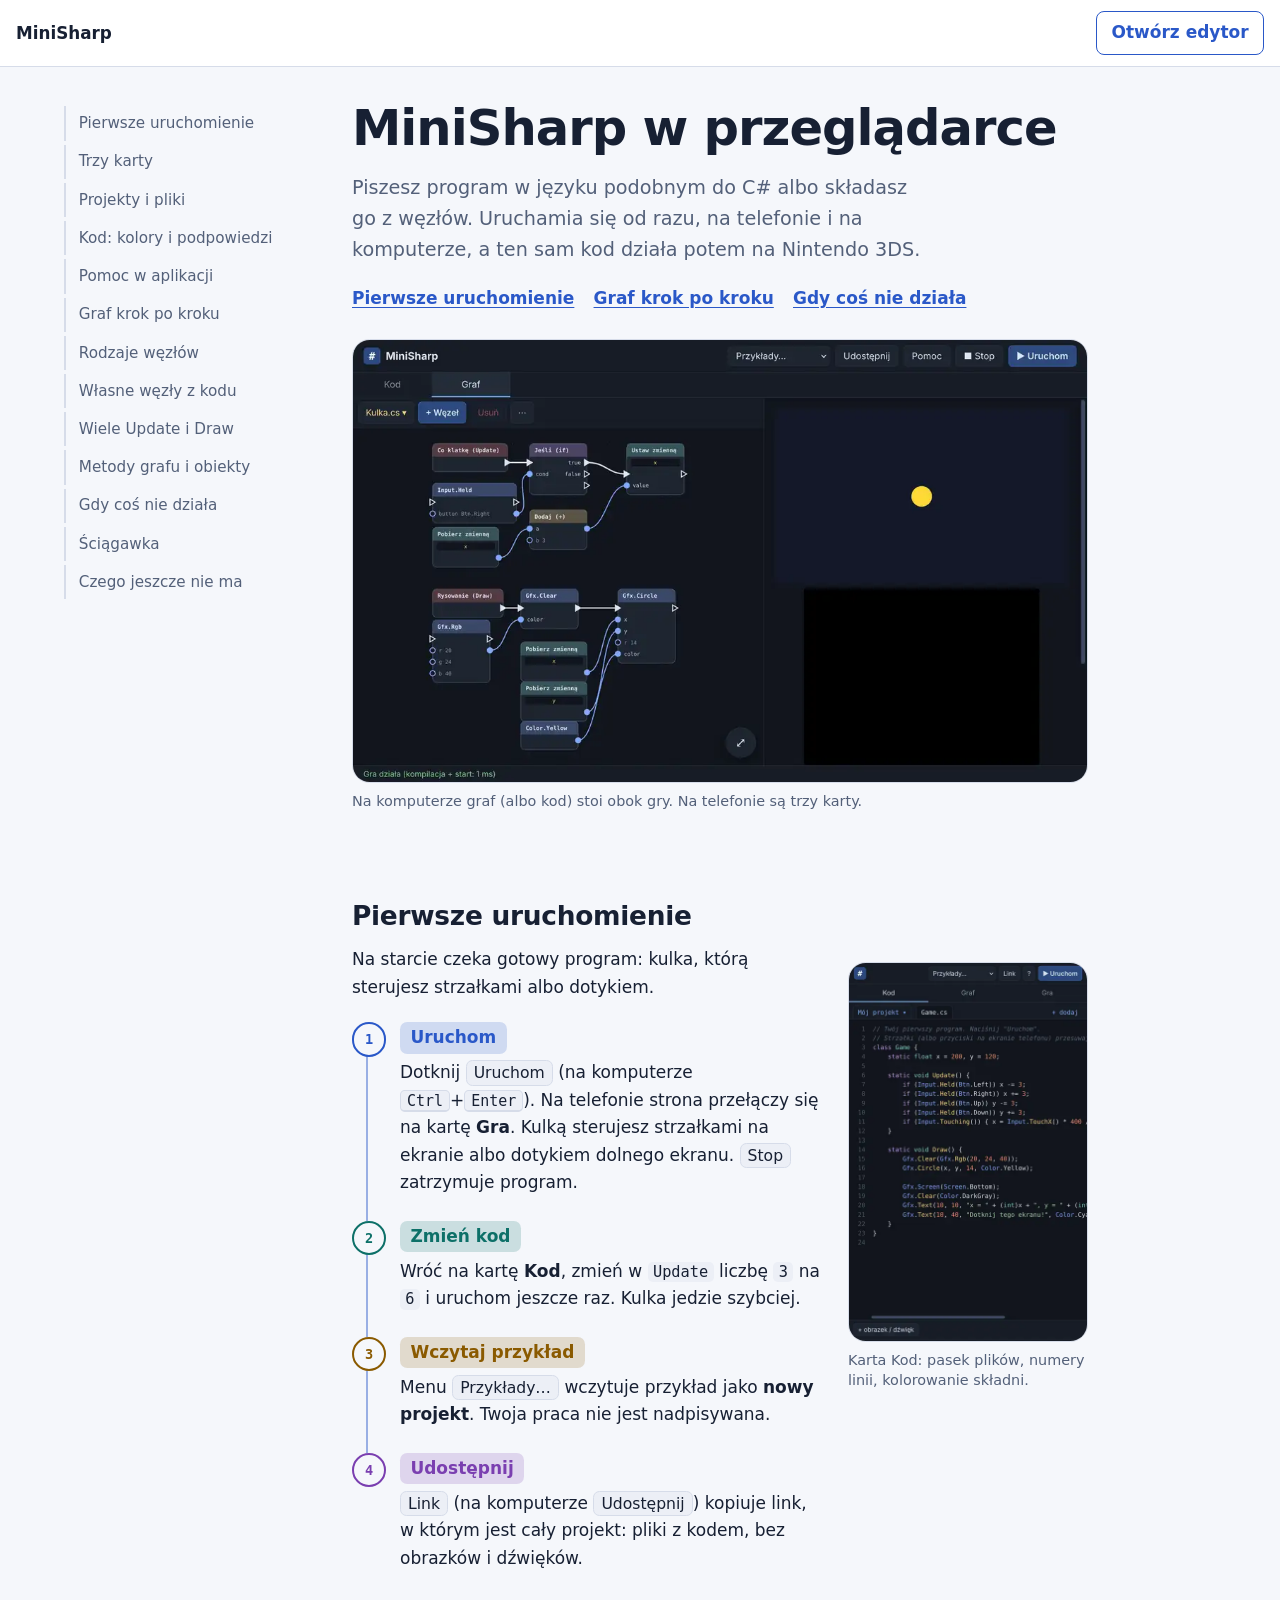
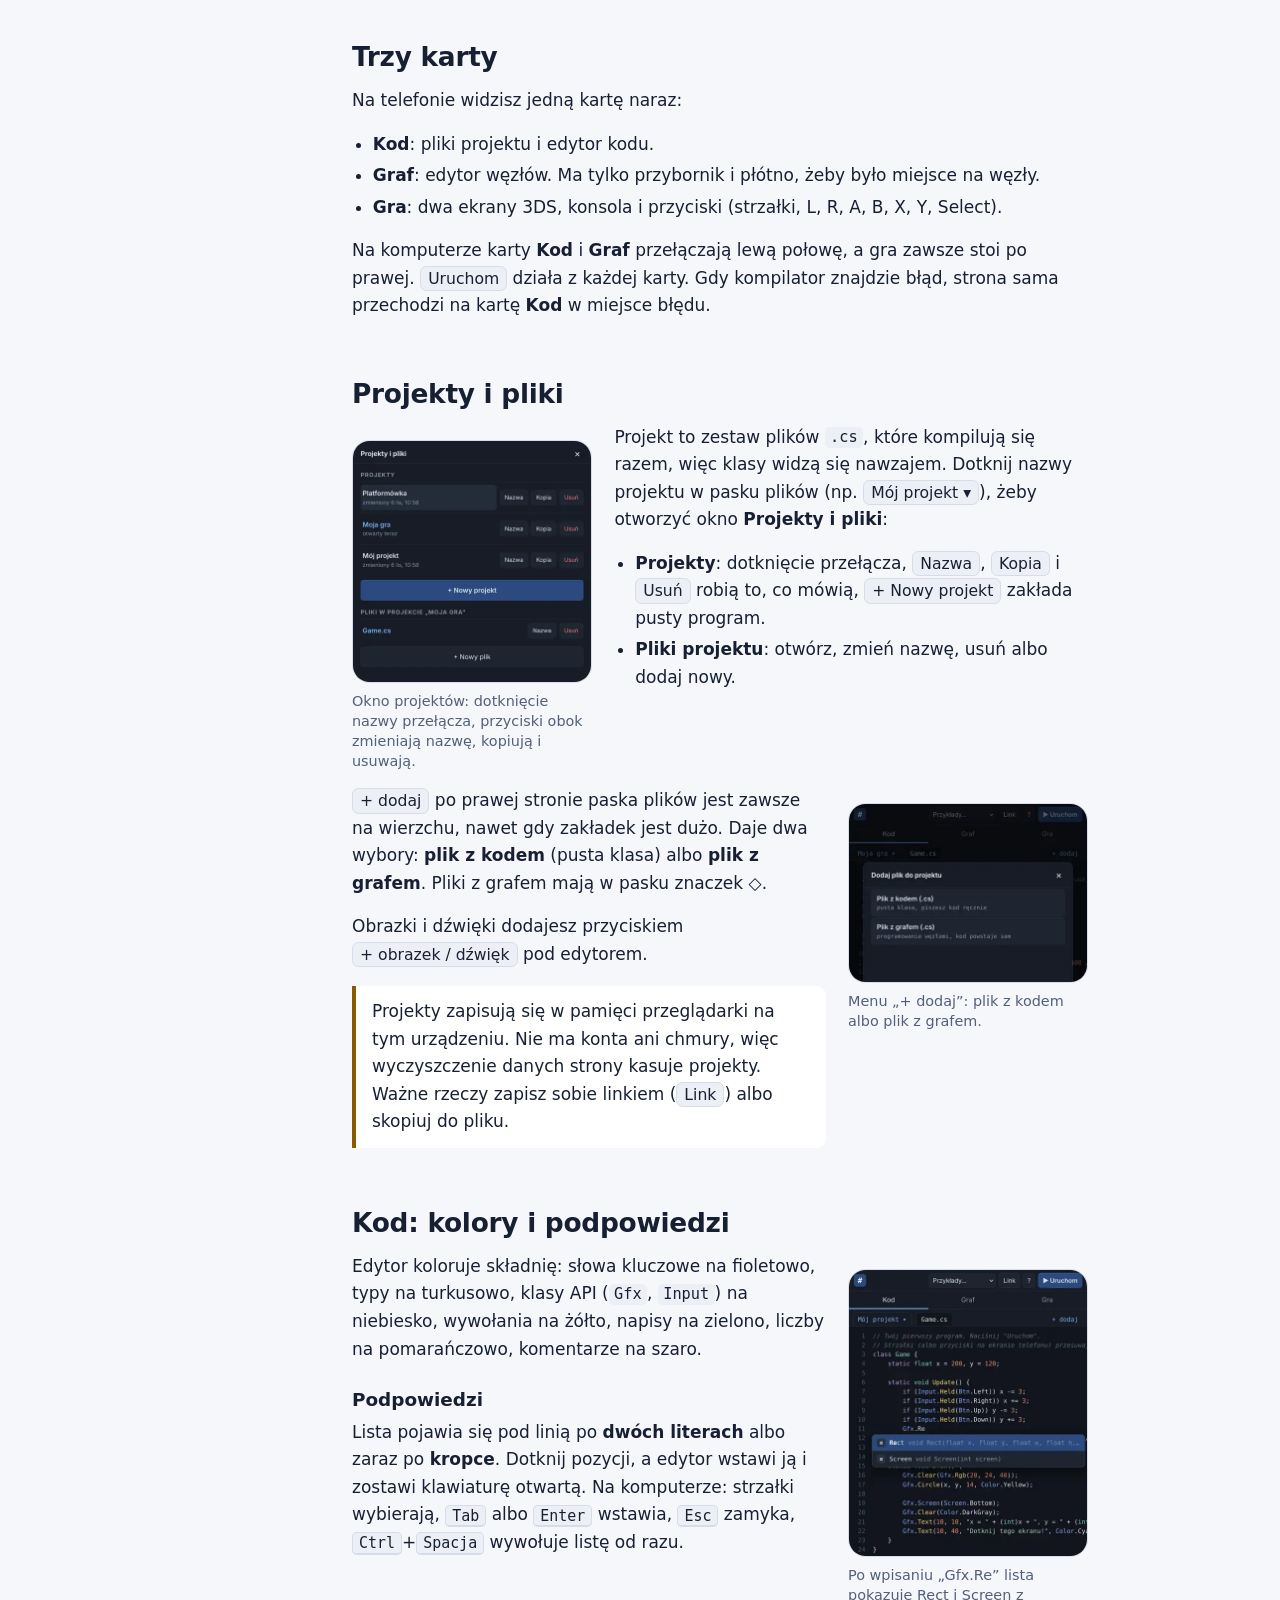
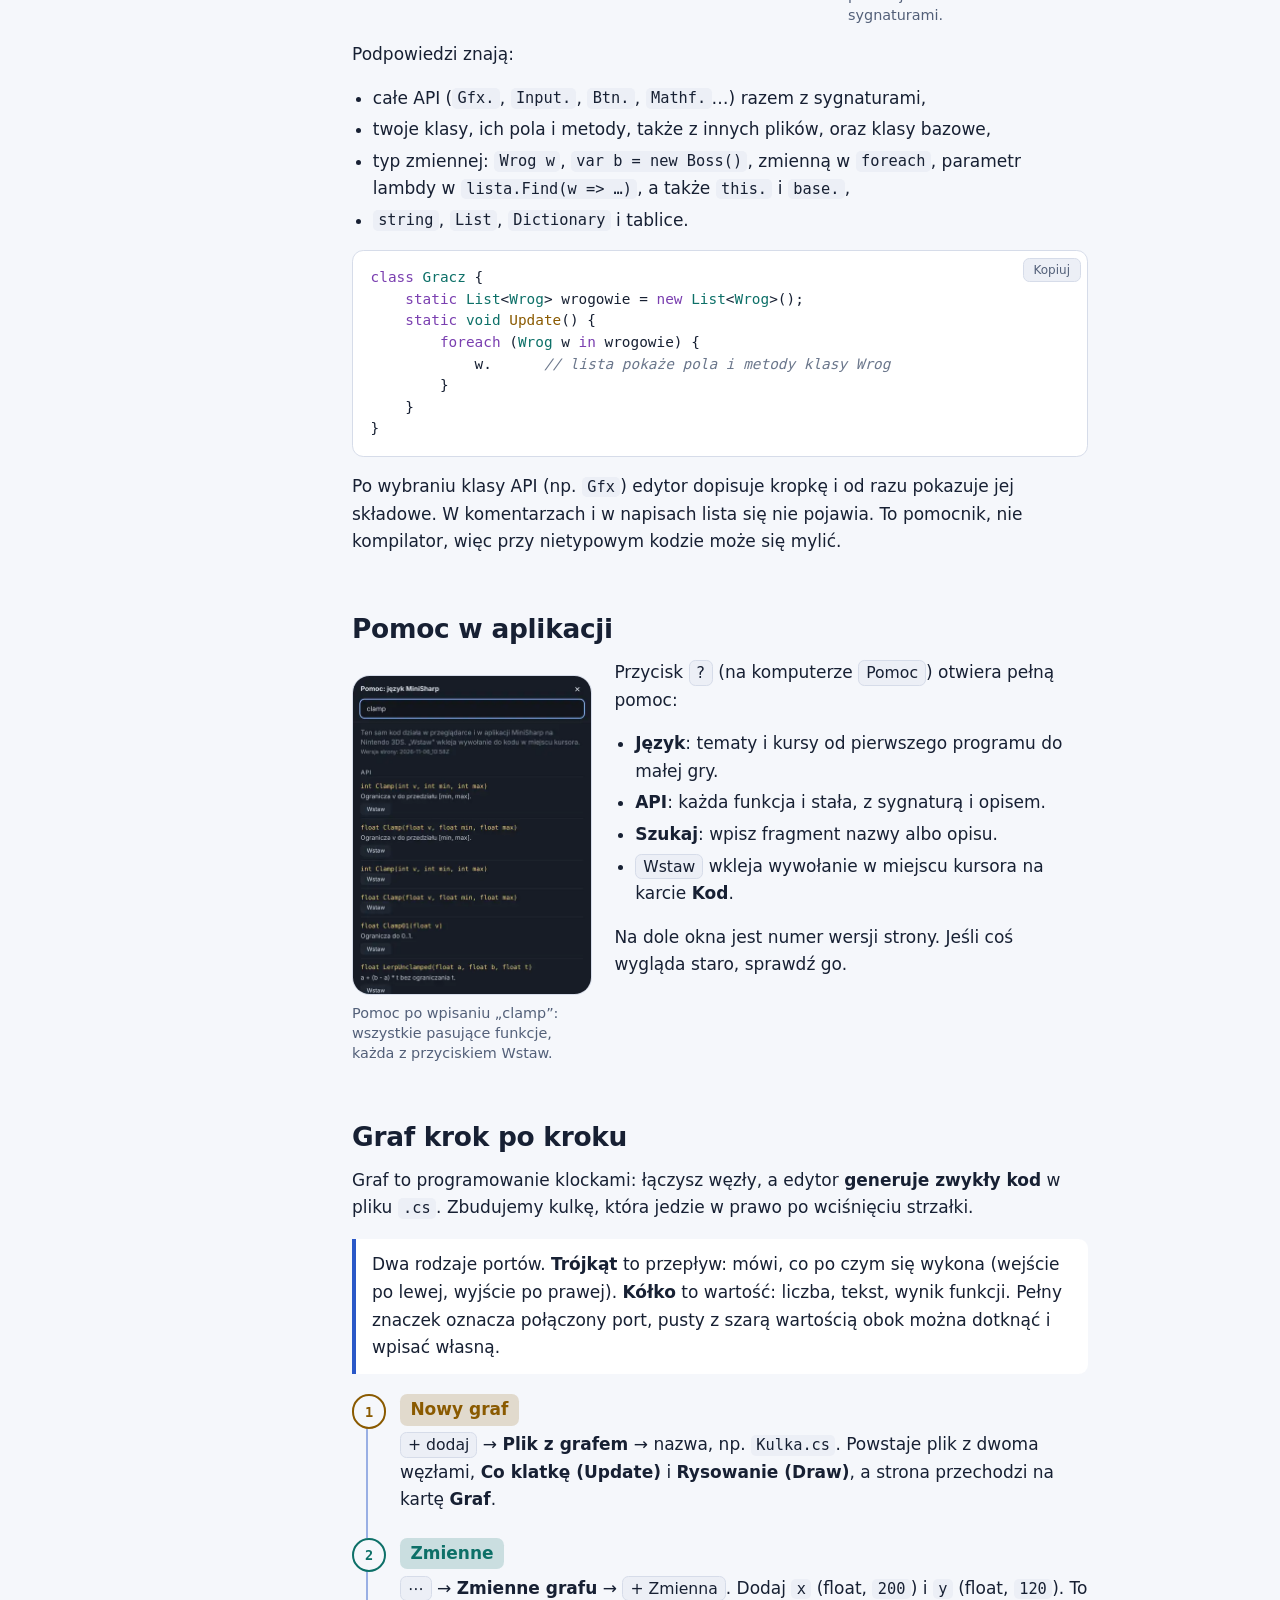
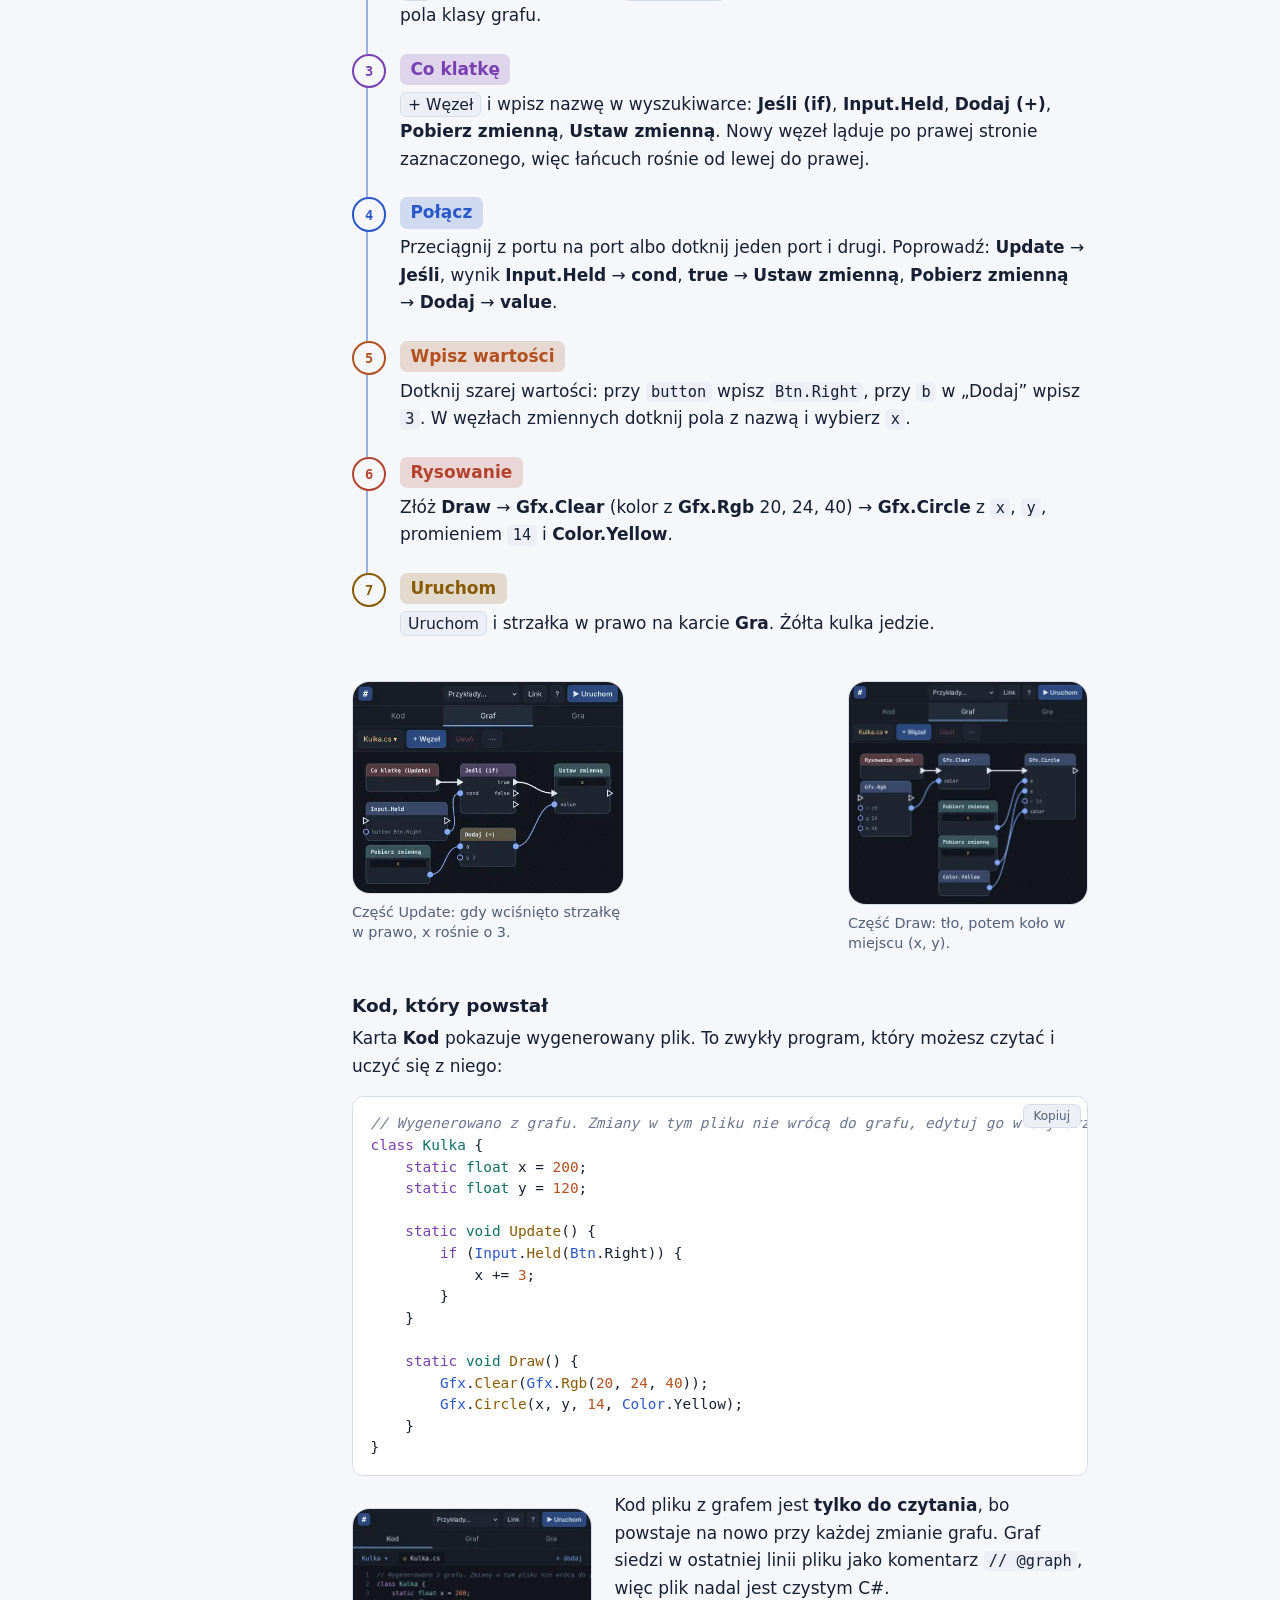
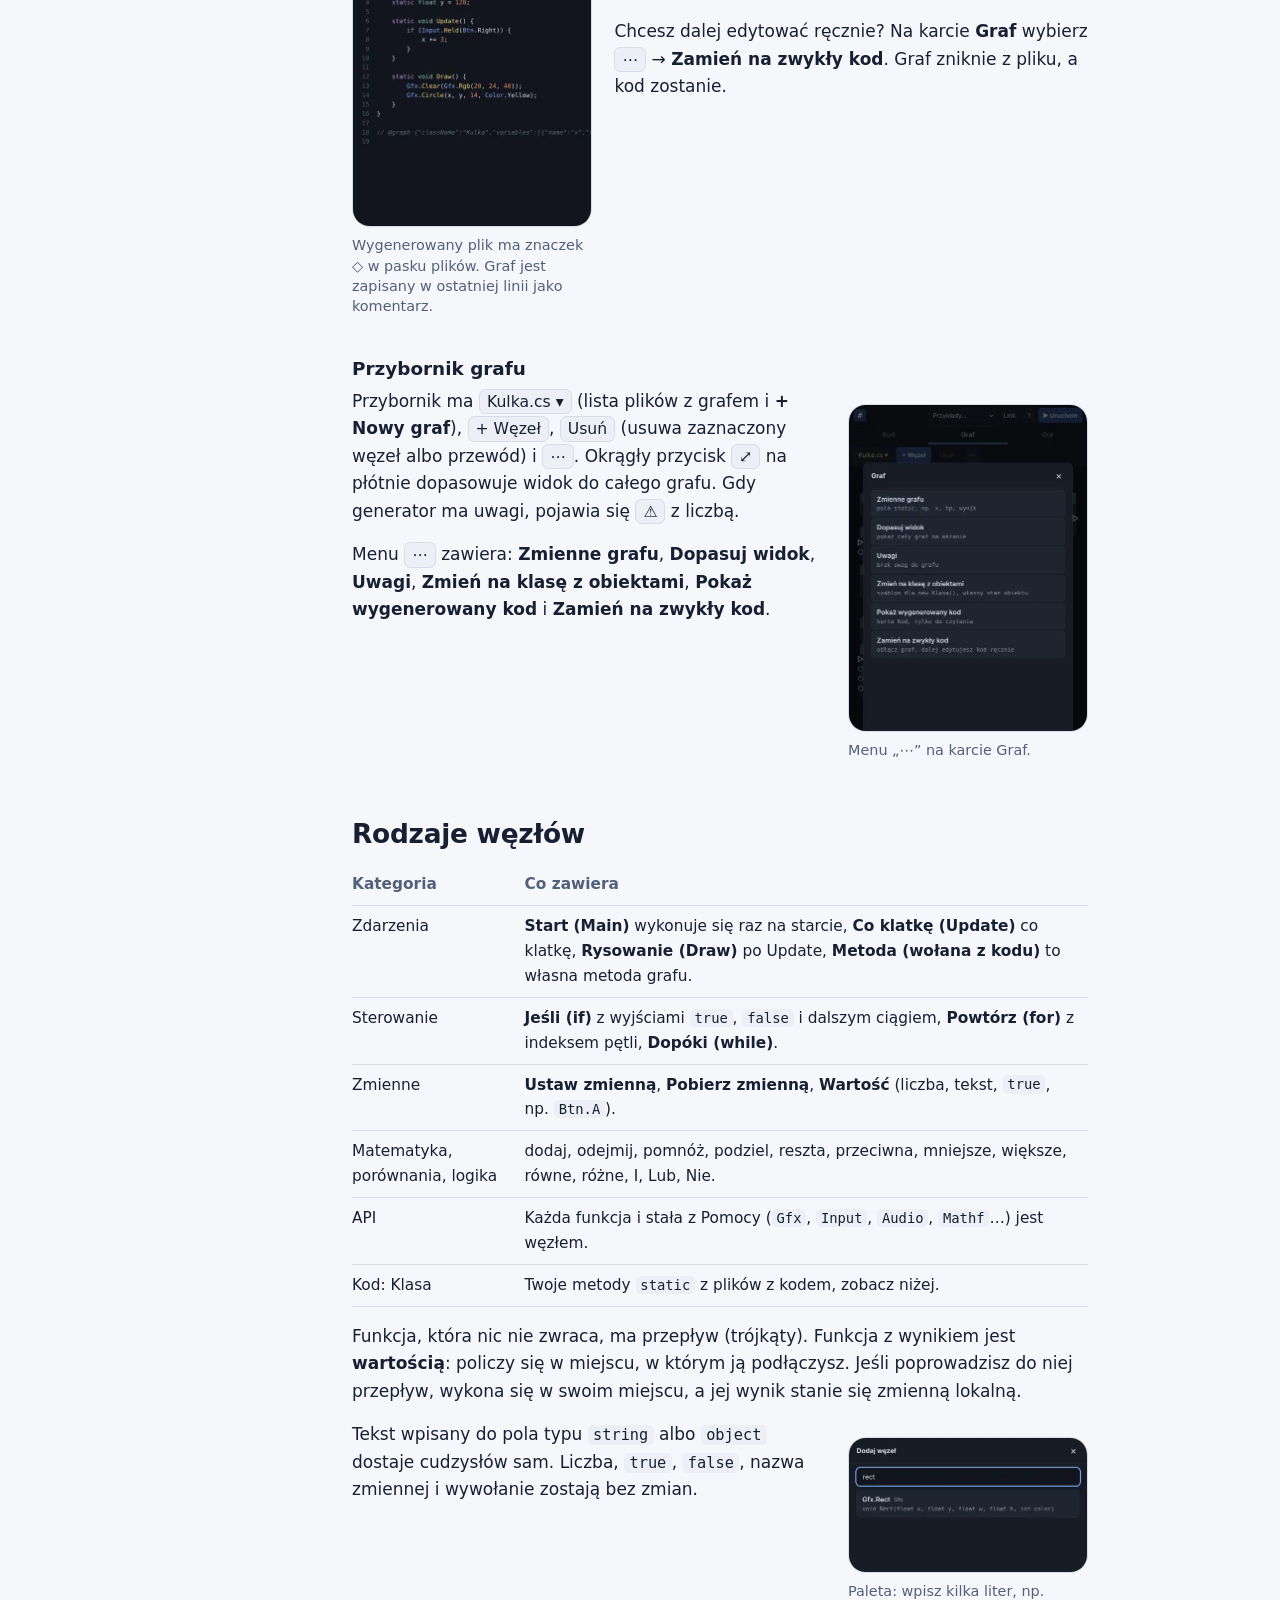
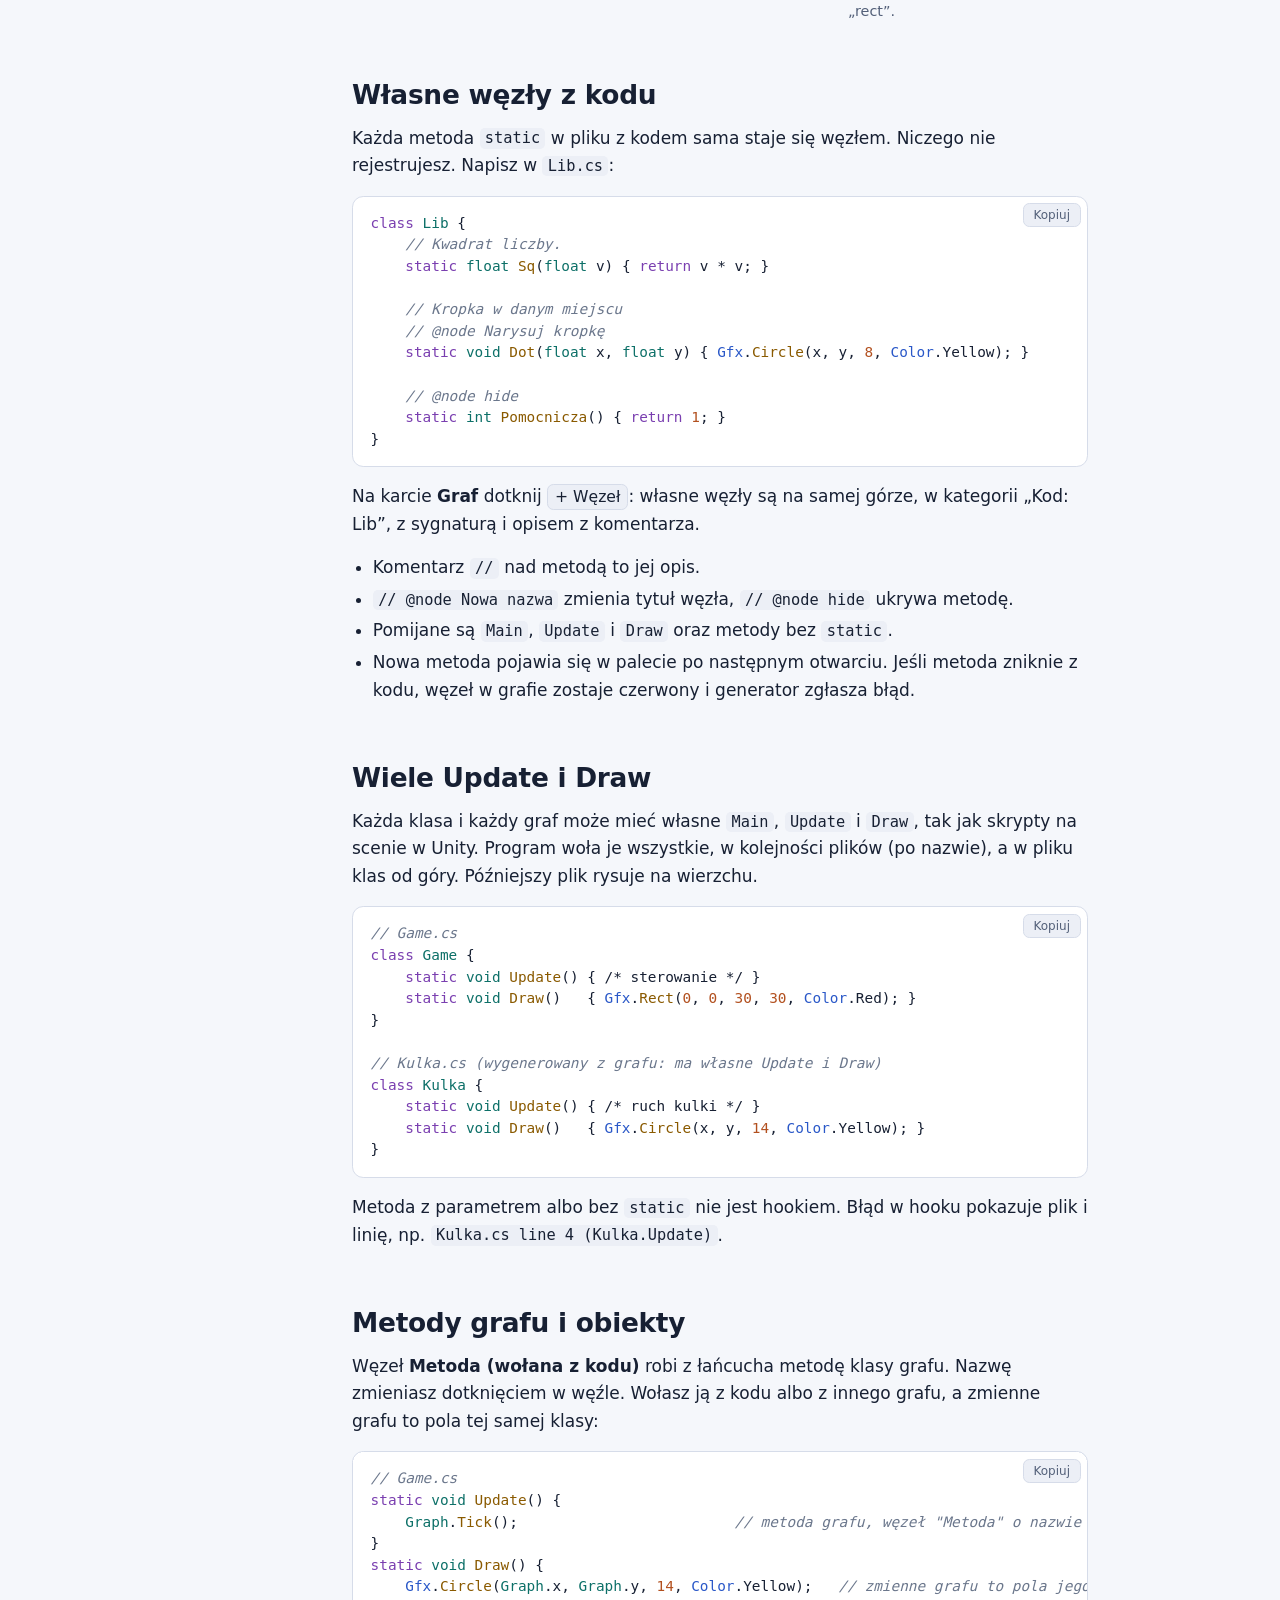
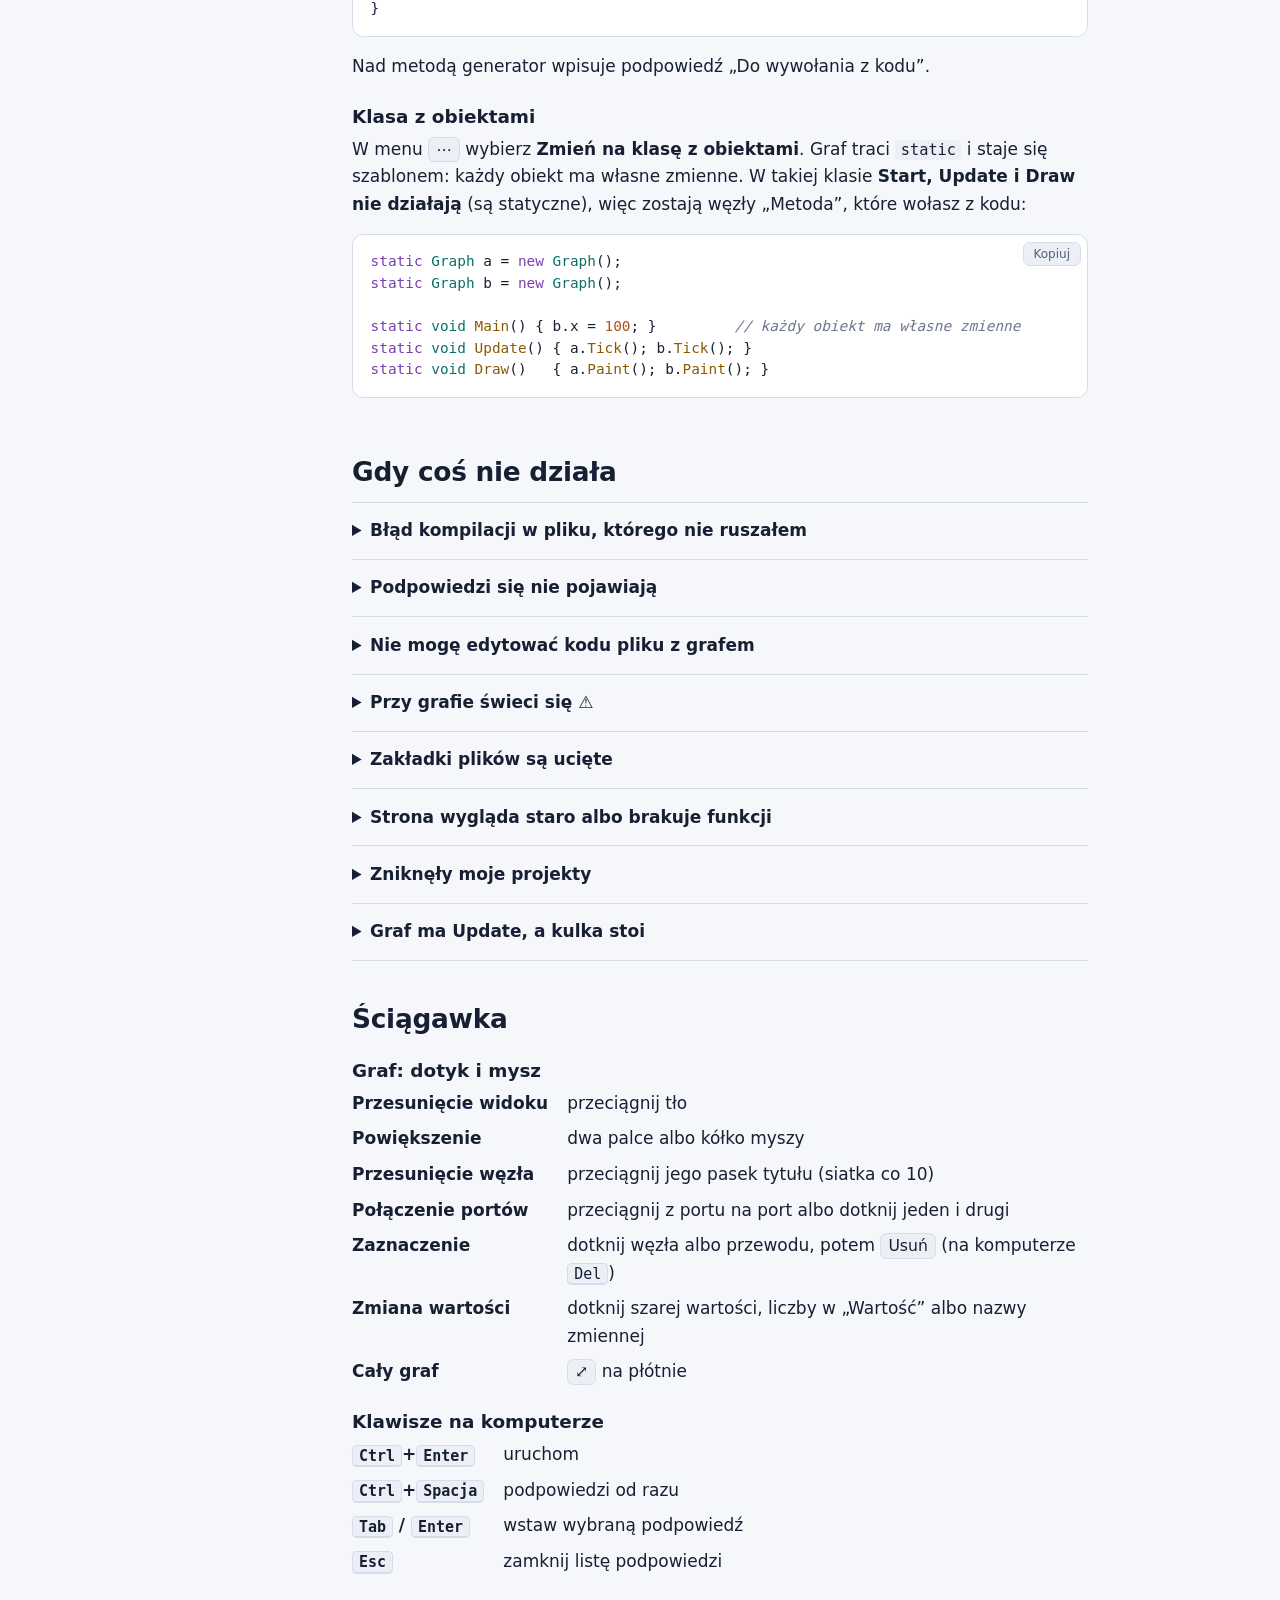
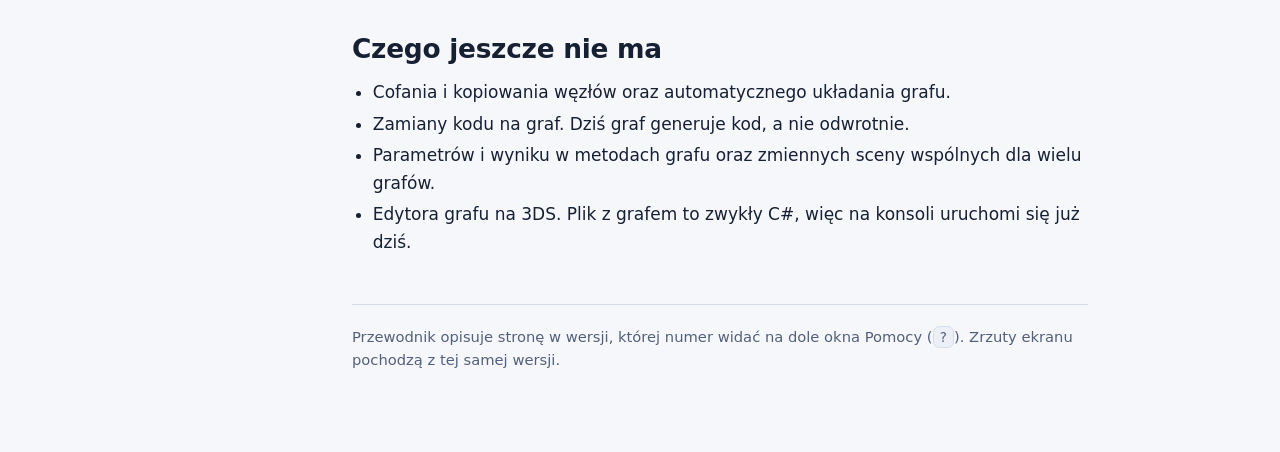
<file: web/przewodnik.html>
<!doctype html>
<html lang="pl">
<head>
<meta charset="utf-8">
<meta name="viewport" content="width=device-width, initial-scale=1, viewport-fit=cover">
<meta name="color-scheme" content="dark light">
<title>MiniSharp w przeglądarce: przewodnik</title>
<style>
:root {
  --bg: #121722; --panel: #1a2130; --panel2: #222b3d; --line: #2d3750; --text: #e7ecf4; --dim: #95a2b8;
  --blue: #82aaff; --gold: #ffd479; --teal: #7fd1c7; --red: #e5736b; --violet: #c792ea; --orange: #f78c6c;
  --k: #c792ea; --t: #7fd1c7; --a: #82aaff; --f: #ffd479; --s: #a5d6a7; --n: #f78c6c; --c: #6f7d93;
  --sans: system-ui, -apple-system, "Segoe UI", Roboto, "Helvetica Neue", Arial, sans-serif;
  --mono: ui-monospace, "SF Mono", Menlo, Consolas, "DejaVu Sans Mono", monospace;
}
@media (prefers-color-scheme: light) {
  :root {
    --bg: #f5f7fb; --panel: #ffffff; --panel2: #eceff6; --line: #d6dce9; --text: #172033; --dim: #536079;
    --blue: #2a58c8; --gold: #8a5a00; --teal: #0d7068; --red: #b4432e; --violet: #7a3fb0; --orange: #b2501f;
    --k: #7a3fb0; --t: #0d7068; --a: #2a58c8; --f: #8a5a00; --s: #2c7a3a; --n: #b2501f; --c: #6b778c;
  }
}
* { box-sizing: border-box; }
html { -webkit-text-size-adjust: 100%; scroll-padding-top: 1rem; }
body { margin: 0; background: var(--bg); color: var(--text); font: 1.0625rem/1.62 var(--sans); }
a { color: var(--blue); text-underline-offset: .15em; }
a:focus-visible, button:focus-visible, summary:focus-visible { outline: 3px solid var(--gold); outline-offset: 2px; border-radius: 4px; }
code, kbd, pre { font-family: var(--mono); }
p, ul, ol, dl, table { margin: 0 0 1rem; }
ul, ol { padding-left: 1.3rem; }
li { margin: .25rem 0; }
h1, h2, h3, h4 { line-height: 1.2; text-wrap: balance; margin: 0; }

.top { display: flex; align-items: center; justify-content: space-between; gap: 1rem; padding: .7rem max(1rem, env(safe-area-inset-right)) .7rem max(1rem, env(safe-area-inset-left)); border-bottom: 1px solid var(--line); background: var(--panel); }
.top strong { font-size: 1.05rem; }
.top a.open { font-weight: 600; text-decoration: none; padding: .45rem .9rem; border-radius: .5rem; border: 1px solid var(--blue); }

.page { display: grid; grid-template-columns: minmax(0, 1fr); gap: 0 3rem; max-width: 74rem; margin: 0 auto; padding: 0 max(1rem, env(safe-area-inset-right)) 4rem max(1rem, env(safe-area-inset-left)); }
@media (min-width: 64rem) {
  .page { grid-template-columns: 15rem minmax(0, 1fr); }
  .toc { position: sticky; top: 1rem; align-self: start; max-height: calc(100vh - 2rem); overflow: auto; }
}
.toc { margin: 1rem 0 0; }
.toc summary { cursor: pointer; font-weight: 600; padding: .6rem 0; }
@media (min-width: 64rem) { .toc summary { display: none; } .toc[open] ol, .toc ol { display: block; } .toc { margin-top: 2.2rem; } }
.toc ol { list-style: none; padding: 0; margin: 0 0 1rem; }
.toc a { display: block; padding: .3rem 0 .3rem .8rem; border-left: 2px solid var(--line); color: var(--dim); text-decoration: none; font-size: .95rem; }
.toc a:hover { color: var(--text); border-left-color: var(--blue); }
@media (max-width: 63.99rem) { .toc:not([open]) ol { display: none; } }

main { min-width: 0; max-width: 46rem; }
.hero { padding: 2rem 0 1rem; }
.hero h1 { font-size: clamp(2rem, 6vw, 3.1rem); font-weight: 800; letter-spacing: -.02em; }
.hero .lead { font-size: 1.2rem; color: var(--dim); max-width: 36rem; margin: .8rem 0 1rem; }
.hero .jump { display: flex; flex-wrap: wrap; gap: .4rem 1.2rem; margin: 0 0 1.4rem; padding: 0; list-style: none; }
.hero .jump a { font-weight: 600; }

section { padding-top: 2.6rem; }
section > h2 { font-size: 1.65rem; font-weight: 750; letter-spacing: -.01em; margin-bottom: .9rem; }
h3 { font-size: 1.15rem; margin: 1.6rem 0 .5rem; }

.row { display: grid; gap: 1.4rem; align-items: start; }
@media (min-width: 52rem) { .row { grid-template-columns: minmax(0, 1fr) 15rem; } .row.flip { grid-template-columns: 15rem minmax(0, 1fr); } .row.flip .shot { order: -1; } }

figure.shot { margin: 1rem 0; }
figure.shot img { display: block; width: 100%; height: auto; border-radius: 1.1rem; border: 1px solid var(--line); background: var(--panel); }
figure.phone { max-width: 17rem; }
figure.wide { margin: 1.4rem 0 2rem; }
figure.shot figcaption { color: var(--dim); font-size: .9rem; margin-top: .5rem; line-height: 1.4; }
@media (max-width: 51.99rem) { figure.phone { margin-left: auto; margin-right: auto; } }

.ui { display: inline-block; padding: 0 .45em; border: 1px solid var(--line); border-radius: .4rem; background: var(--panel2); font-size: .92em; line-height: 1.5; white-space: nowrap; }
kbd { padding: .05em .4em; border: 1px solid var(--line); border-bottom-width: 2px; border-radius: .3rem; background: var(--panel2); font-size: .88em; }
p code, li code, td code, dd code { background: var(--panel2); padding: .08em .35em; border-radius: .3rem; font-size: .9em; overflow-wrap: anywhere; }

pre { position: relative; margin: 1rem 0; padding: 1rem 1rem 1rem 1.1rem; background: var(--panel); border: 1px solid var(--line); border-radius: .7rem; overflow-x: auto; font-size: .9rem; line-height: 1.5; tab-size: 4; }
pre code { white-space: pre; }
pre .k { color: var(--k); } pre .t { color: var(--t); } pre .a { color: var(--a); } pre .f { color: var(--f); }
pre .s { color: var(--s); } pre .n { color: var(--n); } pre .c { color: var(--c); font-style: italic; }
pre .copy { position: absolute; top: .4rem; right: .4rem; font: .75rem var(--sans); padding: .25rem .6rem; border: 1px solid var(--line); border-radius: .4rem; background: var(--panel2); color: var(--dim); cursor: pointer; }
pre .copy:hover { color: var(--text); }

.note, .warn { margin: 1.1rem 0; padding: .75rem 1rem; border-left: 4px solid var(--blue); background: var(--panel); border-radius: 0 .6rem .6rem 0; }
.warn { border-left-color: var(--gold); }
.note > :last-child, .warn > :last-child { margin-bottom: 0; }

/* the tutorial steps are nodes on a wire, like in the graph editor */
ol.wire { list-style: none; padding: 0; margin: 1.3rem 0; counter-reset: step; }
ol.wire > li { counter-increment: step; position: relative; padding: 0 0 1.5rem 3rem; margin: 0; }
ol.wire > li::before { content: counter(step); position: absolute; left: 0; top: 0; width: 1.9rem; height: 1.9rem; display: grid; place-items: center; border-radius: 50%; border: 2px solid var(--cat, var(--blue)); background: var(--bg); font: 700 .85rem var(--mono); color: var(--cat, var(--blue)); z-index: 1; }
ol.wire > li::after { content: ""; position: absolute; left: calc(.95rem - 1px); top: 1.9rem; bottom: 0; width: 2px; background: var(--blue); opacity: .45; }
ol.wire > li:last-child { padding-bottom: .4rem; }
ol.wire > li:last-child::after { display: none; }
.nt { display: inline-block; margin: 0 0 .35rem; padding: .12rem .65rem; border-radius: .45rem; font-weight: 700; color: var(--cat, var(--blue)); background: color-mix(in srgb, var(--cat, var(--blue)) 18%, transparent); }

dl.keys { display: grid; grid-template-columns: max-content minmax(0, 1fr); gap: .5rem 1.2rem; }
dl.keys dt { font-weight: 600; } dl.keys dd { margin: 0; }
@media (max-width: 34rem) { dl.keys { grid-template-columns: 1fr; gap: 0; } dl.keys dd { margin-bottom: .7rem; } }

.faq details { border-top: 1px solid var(--line); padding: .2rem 0; }
.faq details:last-child { border-bottom: 1px solid var(--line); }
.faq summary { cursor: pointer; font-weight: 600; padding: .7rem 0; }
.faq details > :not(summary) { margin-top: 0; }

table { border-collapse: collapse; width: 100%; font-size: .96rem; }
th, td { text-align: left; padding: .5rem .7rem .5rem 0; border-bottom: 1px solid var(--line); vertical-align: top; }
th { color: var(--dim); font-weight: 600; }
.tablewrap { overflow-x: auto; }
footer { margin-top: 3rem; padding-top: 1.2rem; border-top: 1px solid var(--line); color: var(--dim); font-size: .92rem; }
@media (prefers-reduced-motion: no-preference) { html { scroll-behavior: smooth; } }
</style>
</head>
<body>
<div class="top"><strong>MiniSharp</strong><a class="open" href="index.html">Otwórz edytor</a></div>
<div class="page">

<details class="toc" id="toc">
  <summary>Spis treści</summary>
  <ol>
    <li><a href="#start">Pierwsze uruchomienie</a></li>
    <li><a href="#karty">Trzy karty</a></li>
    <li><a href="#projekty">Projekty i pliki</a></li>
    <li><a href="#kod">Kod: kolory i podpowiedzi</a></li>
    <li><a href="#pomoc">Pomoc w aplikacji</a></li>
    <li><a href="#graf">Graf krok po kroku</a></li>
    <li><a href="#wezly">Rodzaje węzłów</a></li>
    <li><a href="#wlasne">Własne węzły z kodu</a></li>
    <li><a href="#hooki">Wiele Update i Draw</a></li>
    <li><a href="#klasy">Metody grafu i obiekty</a></li>
    <li><a href="#problemy">Gdy coś nie działa</a></li>
    <li><a href="#sciaga">Ściągawka</a></li>
    <li><a href="#brak">Czego jeszcze nie ma</a></li>
  </ol>
</details>

<main>
<header class="hero">
  <h1>MiniSharp w przeglądarce</h1>
  <p class="lead">Piszesz program w języku podobnym do C# albo składasz go z węzłów. Uruchamia się od razu, na telefonie i na komputerze, a ten sam kod działa potem na Nintendo 3DS.</p>
  <ul class="jump">
    <li><a href="#start">Pierwsze uruchomienie</a></li>
    <li><a href="#graf">Graf krok po kroku</a></li>
    <li><a href="#problemy">Gdy coś nie działa</a></li>
  </ul>
  <figure class="shot wide"><img src="[data-uri]" width="1040" height="626" alt="Edytor na komputerze: po lewej graf z węzłami, po prawej gra z żółtą kulką" decoding="async"><figcaption>Na komputerze graf (albo kod) stoi obok gry. Na telefonie są trzy karty.</figcaption></figure>
</header>

<section id="start">
  <h2>Pierwsze uruchomienie</h2>
  <div class="row">
    <div>
      <p>Na starcie czeka gotowy program: kulka, którą sterujesz strzałkami albo dotykiem.</p>
      <ol class="wire">
        <li style="--cat: var(--blue)"><span class="nt">Uruchom</span><br>Dotknij <span class="ui">Uruchom</span> (na komputerze <kbd>Ctrl</kbd>+<kbd>Enter</kbd>). Na telefonie strona przełączy się na kartę <b>Gra</b>. Kulką sterujesz strzałkami na ekranie albo dotykiem dolnego ekranu. <span class="ui">Stop</span> zatrzymuje program.</li>
        <li style="--cat: var(--teal)"><span class="nt">Zmień kod</span><br>Wróć na kartę <b>Kod</b>, zmień w <code>Update</code> liczbę <code>3</code> na <code>6</code> i uruchom jeszcze raz. Kulka jedzie szybciej.</li>
        <li style="--cat: var(--gold)"><span class="nt">Wczytaj przykład</span><br>Menu <span class="ui">Przykłady…</span> wczytuje przykład jako <b>nowy projekt</b>. Twoja praca nie jest nadpisywana.</li>
        <li style="--cat: var(--violet)"><span class="nt">Udostępnij</span><br><span class="ui">Link</span> (na komputerze <span class="ui">Udostępnij</span>) kopiuje link, w którym jest cały projekt: pliki z kodem, bez obrazków i dźwięków.</li>
      </ol>
    </div>
    <figure class="shot phone"><img src="[data-uri]" width="480" height="762" alt="Karta Kod z programem kulki" decoding="async"><figcaption>Karta Kod: pasek plików, numery linii, kolorowanie składni.</figcaption></figure>
  </div>
</section>

<section id="karty">
  <h2>Trzy karty</h2>
  <p>Na telefonie widzisz jedną kartę naraz:</p>
  <ul>
    <li><b>Kod</b>: pliki projektu i edytor kodu.</li>
    <li><b>Graf</b>: edytor węzłów. Ma tylko przybornik i płótno, żeby było miejsce na węzły.</li>
    <li><b>Gra</b>: dwa ekrany 3DS, konsola i przyciski (strzałki, L, R, A, B, X, Y, Select).</li>
  </ul>
  <p>Na komputerze karty <b>Kod</b> i <b>Graf</b> przełączają lewą połowę, a gra zawsze stoi po prawej. <span class="ui">Uruchom</span> działa z każdej karty. Gdy kompilator znajdzie błąd, strona sama przechodzi na kartę <b>Kod</b> w miejsce błędu.</p>
</section>

<section id="projekty">
  <h2>Projekty i pliki</h2>
  <div class="row flip">
    <figure class="shot phone"><img src="[data-uri]" width="480" height="486" alt="Okno Projekty i pliki" decoding="async"><figcaption>Okno projektów: dotknięcie nazwy przełącza, przyciski obok zmieniają nazwę, kopiują i usuwają.</figcaption></figure>
    <div>
      <p>Projekt to zestaw plików <code>.cs</code>, które kompilują się razem, więc klasy widzą się nawzajem. Dotknij nazwy projektu w pasku plików (np. <span class="ui">Mój projekt ▾</span>), żeby otworzyć okno <b>Projekty i pliki</b>:</p>
      <ul>
        <li><b>Projekty</b>: dotknięcie przełącza, <span class="ui">Nazwa</span>, <span class="ui">Kopia</span> i <span class="ui">Usuń</span> robią to, co mówią, <span class="ui">+ Nowy projekt</span> zakłada pusty program.</li>
        <li><b>Pliki projektu</b>: otwórz, zmień nazwę, usuń albo dodaj nowy.</li>
      </ul>
    </div>
  </div>
  <div class="row">
    <div>
      <p><span class="ui">+ dodaj</span> po prawej stronie paska plików jest zawsze na wierzchu, nawet gdy zakładek jest dużo. Daje dwa wybory: <b>plik z kodem</b> (pusta klasa) albo <b>plik z grafem</b>. Pliki z grafem mają w pasku znaczek <b>◇</b>.</p>
      <p>Obrazki i dźwięki dodajesz przyciskiem <span class="ui">+ obrazek / dźwięk</span> pod edytorem.</p>
      <div class="warn"><p>Projekty zapisują się w pamięci przeglądarki na tym urządzeniu. Nie ma konta ani chmury, więc wyczyszczenie danych strony kasuje projekty. Ważne rzeczy zapisz sobie linkiem (<span class="ui">Link</span>) albo skopiuj do pliku.</p></div>
    </div>
    <figure class="shot phone"><img src="[data-uri]" width="480" height="358" alt="Menu Dodaj plik do projektu" decoding="async"><figcaption>Menu „+ dodaj”: plik z kodem albo plik z grafem.</figcaption></figure>
  </div>
</section>

<section id="kod">
  <h2>Kod: kolory i podpowiedzi</h2>
  <div class="row">
    <div>
      <p>Edytor koloruje składnię: słowa kluczowe na fioletowo, typy na turkusowo, klasy API (<code>Gfx</code>, <code>Input</code>) na niebiesko, wywołania na żółto, napisy na zielono, liczby na pomarańczowo, komentarze na szaro.</p>
      <h3>Podpowiedzi</h3>
      <p>Lista pojawia się pod linią po <b>dwóch literach</b> albo zaraz po <b>kropce</b>. Dotknij pozycji, a edytor wstawi ją i zostawi klawiaturę otwartą. Na komputerze: strzałki wybierają, <kbd>Tab</kbd> albo <kbd>Enter</kbd> wstawia, <kbd>Esc</kbd> zamyka, <kbd>Ctrl</kbd>+<kbd>Spacja</kbd> wywołuje listę od razu.</p>
    </div>
    <figure class="shot phone"><img src="[data-uri]" width="480" height="576" alt="Lista podpowiedzi po wpisaniu Gfx.Re" decoding="async"><figcaption>Po wpisaniu „Gfx.Re” lista pokazuje Rect i Screen z sygnaturami.</figcaption></figure>
  </div>
  <p>Podpowiedzi znają:</p>
  <ul>
    <li>całe API (<code>Gfx.</code>, <code>Input.</code>, <code>Btn.</code>, <code>Mathf.</code>…) razem z sygnaturami,</li>
    <li>twoje klasy, ich pola i metody, także z innych plików, oraz klasy bazowe,</li>
    <li>typ zmiennej: <code>Wrog w</code>, <code>var b = new Boss()</code>, zmienną w <code>foreach</code>, parametr lambdy w <code>lista.Find(w =&gt; …)</code>, a także <code>this.</code> i <code>base.</code>,</li>
    <li><code>string</code>, <code>List</code>, <code>Dictionary</code> i tablice.</li>
  </ul>
  <pre><code><span class="k">class</span> <span class="t">Gracz</span> {
    <span class="k">static</span> <span class="t">List</span>&lt;<span class="t">Wrog</span>&gt; wrogowie = <span class="k">new</span> <span class="t">List</span>&lt;<span class="t">Wrog</span>&gt;();
    <span class="k">static</span> <span class="t">void</span> <span class="f">Update</span>() {
        <span class="k">foreach</span> (<span class="t">Wrog</span> w <span class="k">in</span> wrogowie) {
            w.      <span class="c">// lista pokaże pola i metody klasy Wrog</span>
        }
    }
}</code></pre>
  <p>Po wybraniu klasy API (np. <code>Gfx</code>) edytor dopisuje kropkę i od razu pokazuje jej składowe. W komentarzach i w napisach lista się nie pojawia. To pomocnik, nie kompilator, więc przy nietypowym kodzie może się mylić.</p>
</section>

<section id="pomoc">
  <h2>Pomoc w aplikacji</h2>
  <div class="row flip">
    <figure class="shot phone"><img src="[data-uri]" width="480" height="640" alt="Okno Pomocy z wyszukiwarką" decoding="async"><figcaption>Pomoc po wpisaniu „clamp”: wszystkie pasujące funkcje, każda z przyciskiem Wstaw.</figcaption></figure>
    <div>
      <p>Przycisk <span class="ui">?</span> (na komputerze <span class="ui">Pomoc</span>) otwiera pełną pomoc:</p>
      <ul>
        <li><b>Język</b>: tematy i kursy od pierwszego programu do małej gry.</li>
        <li><b>API</b>: każda funkcja i stała, z sygnaturą i opisem.</li>
        <li><b>Szukaj</b>: wpisz fragment nazwy albo opisu.</li>
        <li><span class="ui">Wstaw</span> wkleja wywołanie w miejscu kursora na karcie <b>Kod</b>.</li>
      </ul>
      <p>Na dole okna jest numer wersji strony. Jeśli coś wygląda staro, sprawdź go.</p>
    </div>
  </div>
</section>

<section id="graf">
  <h2>Graf krok po kroku</h2>
  <p>Graf to programowanie klockami: łączysz węzły, a edytor <b>generuje zwykły kod</b> w pliku <code>.cs</code>. Zbudujemy kulkę, która jedzie w prawo po wciśnięciu strzałki.</p>
  <div class="note"><p>Dwa rodzaje portów. <b>Trójkąt</b> to przepływ: mówi, co po czym się wykona (wejście po lewej, wyjście po prawej). <b>Kółko</b> to wartość: liczba, tekst, wynik funkcji. Pełny znaczek oznacza połączony port, pusty z szarą wartością obok można dotknąć i wpisać własną.</p></div>
  <ol class="wire">
    <li style="--cat: var(--gold)"><span class="nt">Nowy graf</span><br><span class="ui">+ dodaj</span> → <b>Plik z grafem</b> → nazwa, np. <code>Kulka.cs</code>. Powstaje plik z dwoma węzłami, <b>Co klatkę (Update)</b> i <b>Rysowanie (Draw)</b>, a strona przechodzi na kartę <b>Graf</b>.</li>
    <li style="--cat: var(--teal)"><span class="nt">Zmienne</span><br><span class="ui">⋯</span> → <b>Zmienne grafu</b> → <span class="ui">+ Zmienna</span>. Dodaj <code>x</code> (float, <code>200</code>) i <code>y</code> (float, <code>120</code>). To pola klasy grafu.</li>
    <li style="--cat: var(--violet)"><span class="nt">Co klatkę</span><br><span class="ui">+ Węzeł</span> i wpisz nazwę w wyszukiwarce: <b>Jeśli (if)</b>, <b>Input.Held</b>, <b>Dodaj (+)</b>, <b>Pobierz zmienną</b>, <b>Ustaw zmienną</b>. Nowy węzeł ląduje po prawej stronie zaznaczonego, więc łańcuch rośnie od lewej do prawej.</li>
    <li style="--cat: var(--blue)"><span class="nt">Połącz</span><br>Przeciągnij z portu na port albo dotknij jeden port i drugi. Poprowadź: <b>Update</b> → <b>Jeśli</b>, wynik <b>Input.Held</b> → <b>cond</b>, <b>true</b> → <b>Ustaw zmienną</b>, <b>Pobierz zmienną</b> → <b>Dodaj</b> → <b>value</b>.</li>
    <li style="--cat: var(--orange)"><span class="nt">Wpisz wartości</span><br>Dotknij szarej wartości: przy <code>button</code> wpisz <code>Btn.Right</code>, przy <code>b</code> w „Dodaj” wpisz <code>3</code>. W węzłach zmiennych dotknij pola z nazwą i wybierz <code>x</code>.</li>
    <li style="--cat: var(--red)"><span class="nt">Rysowanie</span><br>Złóż <b>Draw</b> → <b>Gfx.Clear</b> (kolor z <b>Gfx.Rgb</b> 20, 24, 40) → <b>Gfx.Circle</b> z <code>x</code>, <code>y</code>, promieniem <code>14</code> i <b>Color.Yellow</b>.</li>
    <li style="--cat: var(--gold)"><span class="nt">Uruchom</span><br><span class="ui">Uruchom</span> i strzałka w prawo na karcie <b>Gra</b>. Żółta kulka jedzie.</li>
  </ol>
  <div class="row">
    <figure class="shot phone"><img src="[data-uri]" width="480" height="375" alt="Graf części Update: Jeśli wciśnięto strzałkę w prawo, zwiększ x o 3" decoding="async"><figcaption>Część Update: gdy wciśnięto strzałkę w prawo, x rośnie o 3.</figcaption></figure>
    <figure class="shot phone"><img src="[data-uri]" width="480" height="449" alt="Graf części Draw: czyść ekran i rysuj żółte koło w miejscu x, y" decoding="async"><figcaption>Część Draw: tło, potem koło w miejscu (x, y).</figcaption></figure>
  </div>
  <h3>Kod, który powstał</h3>
  <p>Karta <b>Kod</b> pokazuje wygenerowany plik. To zwykły program, który możesz czytać i uczyć się z niego:</p>
  <pre><code><span class="c">// Wygenerowano z grafu. Zmiany w tym pliku nie wrócą do grafu, edytuj go w edytorze grafów.</span>
<span class="k">class</span> <span class="t">Kulka</span> {
    <span class="k">static</span> <span class="t">float</span> x = <span class="n">200</span>;
    <span class="k">static</span> <span class="t">float</span> y = <span class="n">120</span>;

    <span class="k">static</span> <span class="t">void</span> <span class="f">Update</span>() {
        <span class="k">if</span> (<span class="a">Input</span>.<span class="f">Held</span>(<span class="a">Btn</span>.Right)) {
            x += <span class="n">3</span>;
        }
    }

    <span class="k">static</span> <span class="t">void</span> <span class="f">Draw</span>() {
        <span class="a">Gfx</span>.<span class="f">Clear</span>(<span class="a">Gfx</span>.<span class="f">Rgb</span>(<span class="n">20</span>, <span class="n">24</span>, <span class="n">40</span>));
        <span class="a">Gfx</span>.<span class="f">Circle</span>(x, y, <span class="n">14</span>, <span class="a">Color</span>.Yellow);
    }
}</code></pre>
  <div class="row flip">
    <figure class="shot phone"><img src="[data-uri]" width="480" height="640" alt="Wygenerowany kod na karcie Kod" decoding="async"><figcaption>Wygenerowany plik ma znaczek ◇ w pasku plików. Graf jest zapisany w ostatniej linii jako komentarz.</figcaption></figure>
    <div>
      <p>Kod pliku z grafem jest <b>tylko do czytania</b>, bo powstaje na nowo przy każdej zmianie grafu. Graf siedzi w ostatniej linii pliku jako komentarz <code>// @graph</code>, więc plik nadal jest czystym C#.</p>
      <p>Chcesz dalej edytować ręcznie? Na karcie <b>Graf</b> wybierz <span class="ui">⋯</span> → <b>Zamień na zwykły kod</b>. Graf zniknie z pliku, a kod zostanie.</p>
    </div>
  </div>
  <h3>Przybornik grafu</h3>
  <div class="row">
    <div>
      <p>Przybornik ma <span class="ui">Kulka.cs ▾</span> (lista plików z grafem i <b>+ Nowy graf</b>), <span class="ui">+ Węzeł</span>, <span class="ui">Usuń</span> (usuwa zaznaczony węzeł albo przewód) i <span class="ui">⋯</span>. Okrągły przycisk <span class="ui">⤢</span> na płótnie dopasowuje widok do całego grafu. Gdy generator ma uwagi, pojawia się <span class="ui">⚠</span> z liczbą.</p>
      <p>Menu <span class="ui">⋯</span> zawiera: <b>Zmienne grafu</b>, <b>Dopasuj widok</b>, <b>Uwagi</b>, <b>Zmień na klasę z obiektami</b>, <b>Pokaż wygenerowany kod</b> i <b>Zamień na zwykły kod</b>.</p>
    </div>
    <figure class="shot phone"><img src="[data-uri]" width="480" height="659" alt="Menu trzech kropek na karcie Graf" decoding="async"><figcaption>Menu „⋯” na karcie Graf.</figcaption></figure>
  </div>
</section>

<section id="wezly">
  <h2>Rodzaje węzłów</h2>
  <div class="tablewrap"><table>
    <thead><tr><th>Kategoria</th><th>Co zawiera</th></tr></thead>
    <tbody>
      <tr><td>Zdarzenia</td><td><b>Start (Main)</b> wykonuje się raz na starcie, <b>Co klatkę (Update)</b> co klatkę, <b>Rysowanie (Draw)</b> po Update, <b>Metoda (wołana z kodu)</b> to własna metoda grafu.</td></tr>
      <tr><td>Sterowanie</td><td><b>Jeśli (if)</b> z wyjściami <code>true</code>, <code>false</code> i dalszym ciągiem, <b>Powtórz (for)</b> z indeksem pętli, <b>Dopóki (while)</b>.</td></tr>
      <tr><td>Zmienne</td><td><b>Ustaw zmienną</b>, <b>Pobierz zmienną</b>, <b>Wartość</b> (liczba, tekst, <code>true</code>, np. <code>Btn.A</code>).</td></tr>
      <tr><td>Matematyka, porównania, logika</td><td>dodaj, odejmij, pomnóż, podziel, reszta, przeciwna, mniejsze, większe, równe, różne, I, Lub, Nie.</td></tr>
      <tr><td>API</td><td>Każda funkcja i stała z Pomocy (<code>Gfx</code>, <code>Input</code>, <code>Audio</code>, <code>Mathf</code>…) jest węzłem.</td></tr>
      <tr><td>Kod: Klasa</td><td>Twoje metody <code>static</code> z plików z kodem, zobacz niżej.</td></tr>
    </tbody>
  </table></div>
  <p>Funkcja, która nic nie zwraca, ma przepływ (trójkąty). Funkcja z wynikiem jest <b>wartością</b>: policzy się w miejscu, w którym ją podłączysz. Jeśli poprowadzisz do niej przepływ, wykona się w swoim miejscu, a jej wynik stanie się zmienną lokalną.</p>
  <div class="row">
    <div>
      <p>Tekst wpisany do pola typu <code>string</code> albo <code>object</code> dostaje cudzysłów sam. Liczba, <code>true</code>, <code>false</code>, nazwa zmiennej i wywołanie zostają bez zmian.</p>
    </div>
    <figure class="shot phone"><img src="[data-uri]" width="480" height="269" alt="Paleta węzłów z wyszukiwaniem" decoding="async"><figcaption>Paleta: wpisz kilka liter, np. „rect”.</figcaption></figure>
  </div>
</section>

<section id="wlasne">
  <h2>Własne węzły z kodu</h2>
  <p>Każda metoda <code>static</code> w pliku z kodem sama staje się węzłem. Niczego nie rejestrujesz. Napisz w <code>Lib.cs</code>:</p>
  <pre><code><span class="k">class</span> <span class="t">Lib</span> {
    <span class="c">// Kwadrat liczby.</span>
    <span class="k">static</span> <span class="t">float</span> <span class="f">Sq</span>(<span class="t">float</span> v) { <span class="k">return</span> v * v; }

    <span class="c">// Kropka w danym miejscu</span>
    <span class="c">// @node Narysuj kropkę</span>
    <span class="k">static</span> <span class="t">void</span> <span class="f">Dot</span>(<span class="t">float</span> x, <span class="t">float</span> y) { <span class="a">Gfx</span>.<span class="f">Circle</span>(x, y, <span class="n">8</span>, <span class="a">Color</span>.Yellow); }

    <span class="c">// @node hide</span>
    <span class="k">static</span> <span class="t">int</span> <span class="f">Pomocnicza</span>() { <span class="k">return</span> <span class="n">1</span>; }
}</code></pre>
  <p>Na karcie <b>Graf</b> dotknij <span class="ui">+ Węzeł</span>: własne węzły są na samej górze, w kategorii „Kod: Lib”, z sygnaturą i opisem z komentarza.</p>
  <ul>
    <li>Komentarz <code>//</code> nad metodą to jej opis.</li>
    <li><code>// @node Nowa nazwa</code> zmienia tytuł węzła, <code>// @node hide</code> ukrywa metodę.</li>
    <li>Pomijane są <code>Main</code>, <code>Update</code> i <code>Draw</code> oraz metody bez <code>static</code>.</li>
    <li>Nowa metoda pojawia się w palecie po następnym otwarciu. Jeśli metoda zniknie z kodu, węzeł w grafie zostaje czerwony i generator zgłasza błąd.</li>
  </ul>
</section>

<section id="hooki">
  <h2>Wiele Update i Draw</h2>
  <p>Każda klasa i każdy graf może mieć własne <code>Main</code>, <code>Update</code> i <code>Draw</code>, tak jak skrypty na scenie w Unity. Program woła je wszystkie, w kolejności plików (po nazwie), a w pliku klas od góry. Późniejszy plik rysuje na wierzchu.</p>
  <pre><code><span class="c">// Game.cs</span>
<span class="k">class</span> <span class="t">Game</span> {
    <span class="k">static</span> <span class="t">void</span> <span class="f">Update</span>() { /* sterowanie */ }
    <span class="k">static</span> <span class="t">void</span> <span class="f">Draw</span>()   { <span class="a">Gfx</span>.<span class="f">Rect</span>(<span class="n">0</span>, <span class="n">0</span>, <span class="n">30</span>, <span class="n">30</span>, <span class="a">Color</span>.Red); }
}

<span class="c">// Kulka.cs (wygenerowany z grafu: ma własne Update i Draw)</span>
<span class="k">class</span> <span class="t">Kulka</span> {
    <span class="k">static</span> <span class="t">void</span> <span class="f">Update</span>() { /* ruch kulki */ }
    <span class="k">static</span> <span class="t">void</span> <span class="f">Draw</span>()   { <span class="a">Gfx</span>.<span class="f">Circle</span>(x, y, <span class="n">14</span>, <span class="a">Color</span>.Yellow); }
}</code></pre>
  <p>Metoda z parametrem albo bez <code>static</code> nie jest hookiem. Błąd w hooku pokazuje plik i linię, np. <code>Kulka.cs line 4 (Kulka.Update)</code>.</p>
</section>

<section id="klasy">
  <h2>Metody grafu i obiekty</h2>
  <p>Węzeł <b>Metoda (wołana z kodu)</b> robi z łańcucha metodę klasy grafu. Nazwę zmieniasz dotknięciem w węźle. Wołasz ją z kodu albo z innego grafu, a zmienne grafu to pola tej samej klasy:</p>
  <pre><code><span class="c">// Game.cs</span>
<span class="k">static</span> <span class="t">void</span> <span class="f">Update</span>() {
    <span class="t">Graph</span>.<span class="f">Tick</span>();                         <span class="c">// metoda grafu, węzeł "Metoda" o nazwie Tick</span>
}
<span class="k">static</span> <span class="t">void</span> <span class="f">Draw</span>() {
    <span class="a">Gfx</span>.<span class="f">Circle</span>(<span class="t">Graph</span>.x, <span class="t">Graph</span>.y, <span class="n">14</span>, <span class="a">Color</span>.Yellow);   <span class="c">// zmienne grafu to pola jego klasy</span>
}</code></pre>
  <p>Nad metodą generator wpisuje podpowiedź „Do wywołania z kodu”.</p>
  <h3>Klasa z obiektami</h3>
  <p>W menu <span class="ui">⋯</span> wybierz <b>Zmień na klasę z obiektami</b>. Graf traci <code>static</code> i staje się szablonem: każdy obiekt ma własne zmienne. W takiej klasie <b>Start, Update i Draw nie działają</b> (są statyczne), więc zostają węzły „Metoda”, które wołasz z kodu:</p>
  <pre><code><span class="k">static</span> <span class="t">Graph</span> a = <span class="k">new</span> <span class="t">Graph</span>();
<span class="k">static</span> <span class="t">Graph</span> b = <span class="k">new</span> <span class="t">Graph</span>();

<span class="k">static</span> <span class="t">void</span> <span class="f">Main</span>() { b.x = <span class="n">100</span>; }         <span class="c">// każdy obiekt ma własne zmienne</span>
<span class="k">static</span> <span class="t">void</span> <span class="f">Update</span>() { a.<span class="f">Tick</span>(); b.<span class="f">Tick</span>(); }
<span class="k">static</span> <span class="t">void</span> <span class="f">Draw</span>()   { a.<span class="f">Paint</span>(); b.<span class="f">Paint</span>(); }</code></pre>
</section>

<section id="problemy">
  <h2>Gdy coś nie działa</h2>
  <div class="faq">
    <details><summary>Błąd kompilacji w pliku, którego nie ruszałem</summary>
      <p>Kompilator bierze <b>wszystkie</b> pliki projektu naraz, więc błąd w jednym blokuje uruchomienie całego programu. Strona sama przechodzi do pliku i linii z błędu. Popraw ją albo usuń niepotrzebny plik (× na zakładce).</p></details>
    <details><summary>Podpowiedzi się nie pojawiają</summary>
      <p>Lista potrzebuje dwóch liter albo kropki. Nie pokazuje się w komentarzach i napisach ani wtedy, gdy kursor stoi w środku słowa. Na telefonie nie ma <kbd>Ctrl</kbd>+<kbd>Spacji</kbd>, więc jedna litera nie wystarczy.</p></details>
    <details><summary>Nie mogę edytować kodu pliku z grafem</summary>
      <p>Kod pliku z grafem jest tylko do czytania, bo powstaje z grafu. Na karcie <b>Graf</b> wybierz <span class="ui">⋯</span> → <b>Zamień na zwykły kod</b>, żeby edytować go ręcznie.</p></details>
    <details><summary>Przy grafie świeci się ⚠</summary>
      <p>Dotknij <span class="ui">⚠</span> albo <span class="ui">⋯</span> → <b>Uwagi</b>. Najczęściej to węzeł, do którego nie prowadzi przepływ z żadnego zdarzenia (nie trafi do kodu), niezadeklarowana zmienna albo projekt bez <code>Main</code> i <code>Update</code>. Dotknięcie uwagi przenosi do węzła.</p></details>
    <details><summary>Zakładki plików są ucięte</summary>
      <p>Pasek plików przewija się w bok. Przycisk <span class="ui">+ dodaj</span> jest zawsze widoczny po prawej.</p></details>
    <details><summary>Strona wygląda staro albo brakuje funkcji</summary>
      <p>Sprawdź numer wersji na dole okna Pomocy (<span class="ui">?</span>). Przeglądarka lubi trzymać stare pliki: odśwież stronę, a w razie potrzeby wyczyść pamięć podręczną strony.</p></details>
    <details><summary>Zniknęły moje projekty</summary>
      <p>Projekty są w pamięci przeglądarki tego urządzenia. Wyczyszczenie danych strony albo inny profil przeglądarki oznacza pusty start. Ważne rzeczy zapisz linkiem (<span class="ui">Link</span>).</p></details>
    <details><summary>Graf ma Update, a kulka stoi</summary>
      <p>Sprawdź, czy przepływ (trójkąty) prowadzi od węzła <b>Co klatkę (Update)</b> przez kolejne węzły oraz czy wartość z <b>Pobierz zmienną</b> trafia tam, gdzie trzeba. Węzeł bez połączenia z przepływem nie wykona się.</p></details>
  </div>
</section>

<section id="sciaga">
  <h2>Ściągawka</h2>
  <h3>Graf: dotyk i mysz</h3>
  <dl class="keys">
    <dt>Przesunięcie widoku</dt><dd>przeciągnij tło</dd>
    <dt>Powiększenie</dt><dd>dwa palce albo kółko myszy</dd>
    <dt>Przesunięcie węzła</dt><dd>przeciągnij jego pasek tytułu (siatka co 10)</dd>
    <dt>Połączenie portów</dt><dd>przeciągnij z portu na port albo dotknij jeden i drugi</dd>
    <dt>Zaznaczenie</dt><dd>dotknij węzła albo przewodu, potem <span class="ui">Usuń</span> (na komputerze <kbd>Del</kbd>)</dd>
    <dt>Zmiana wartości</dt><dd>dotknij szarej wartości, liczby w „Wartość” albo nazwy zmiennej</dd>
    <dt>Cały graf</dt><dd><span class="ui">⤢</span> na płótnie</dd>
  </dl>
  <h3>Klawisze na komputerze</h3>
  <dl class="keys">
    <dt><kbd>Ctrl</kbd>+<kbd>Enter</kbd></dt><dd>uruchom</dd>
    <dt><kbd>Ctrl</kbd>+<kbd>Spacja</kbd></dt><dd>podpowiedzi od razu</dd>
    <dt><kbd>Tab</kbd> / <kbd>Enter</kbd></dt><dd>wstaw wybraną podpowiedź</dd>
    <dt><kbd>Esc</kbd></dt><dd>zamknij listę podpowiedzi</dd>
  </dl>
</section>

<section id="brak">
  <h2>Czego jeszcze nie ma</h2>
  <ul>
    <li>Cofania i kopiowania węzłów oraz automatycznego układania grafu.</li>
    <li>Zamiany kodu na graf. Dziś graf generuje kod, a nie odwrotnie.</li>
    <li>Parametrów i wyniku w metodach grafu oraz zmiennych sceny wspólnych dla wielu grafów.</li>
    <li>Edytora grafu na 3DS. Plik z grafem to zwykły C#, więc na konsoli uruchomi się już dziś.</li>
  </ul>
</section>

<footer>
  <p>Przewodnik opisuje stronę w wersji, której numer widać na dole okna Pomocy (<span class="ui">?</span>). Zrzuty ekranu pochodzą z tej samej wersji.</p>
</footer>
</main>
</div>
<script>
document.querySelectorAll("pre").forEach(function (pre) {
  var b = document.createElement("button");
  b.type = "button"; b.className = "copy"; b.textContent = "Kopiuj";
  b.addEventListener("click", function () {
    var text = pre.querySelector("code").innerText.replace(/\n$/, "");
    var done = function (t) { b.textContent = t; setTimeout(function () { b.textContent = "Kopiuj"; }, 1600); };
    if (navigator.clipboard && navigator.clipboard.writeText) navigator.clipboard.writeText(text).then(function () { done("Skopiowano"); }, function () { done("Zaznacz i skopiuj"); });
    else done("Zaznacz i skopiuj");
  });
  pre.appendChild(b);
});
(function () {  // the contents list starts open on a wide screen and closed on a phone
  var toc = document.getElementById("toc");
  if (toc && window.matchMedia("(min-width: 64rem)").matches) toc.open = true;
})();
</script>
</body>
</html>
</file>
